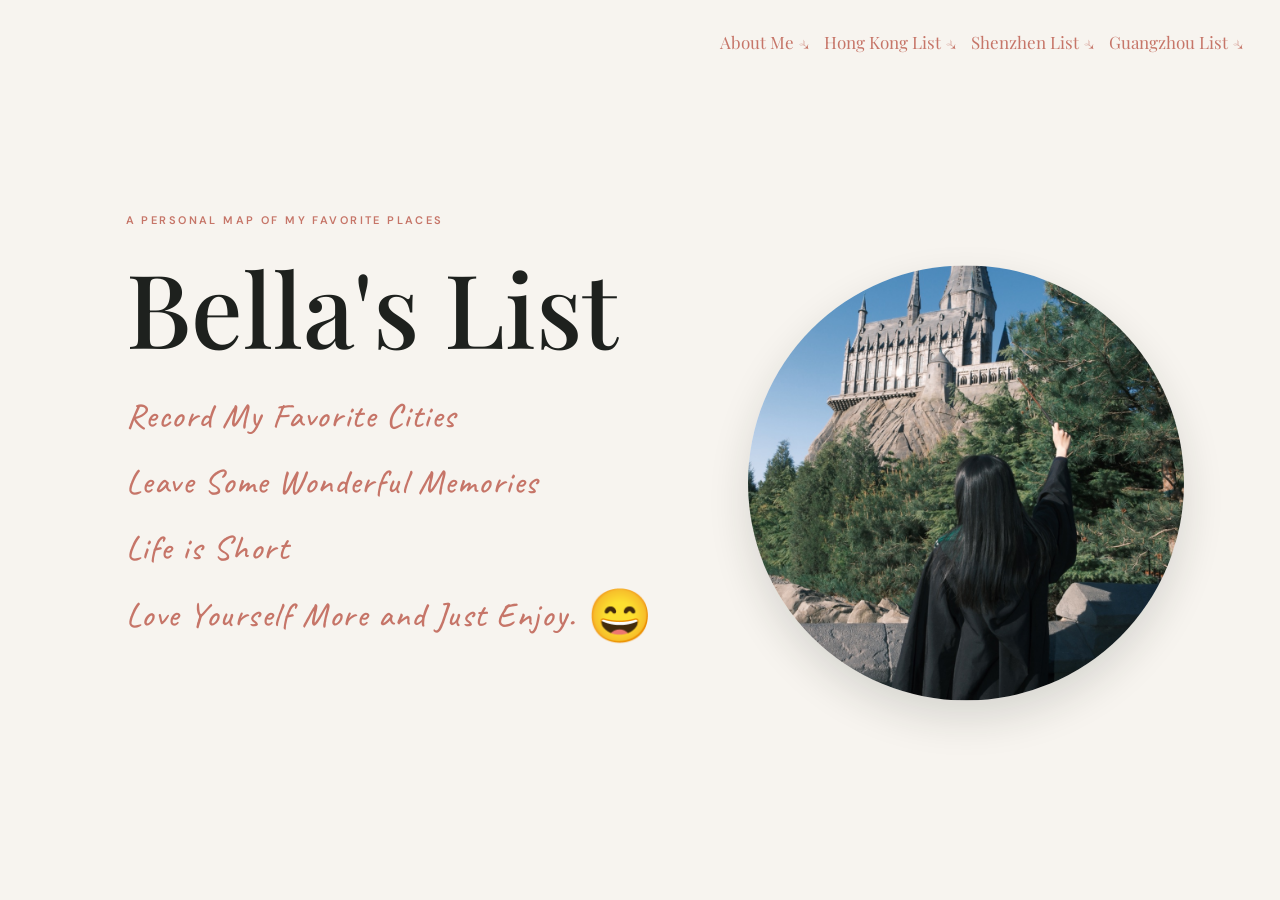
<file: index.html>
<!doctype html>
<html lang="zh-Hant">
  <head>
    <meta charset="UTF-8" />
    <meta name="viewport" content="width=device-width, initial-scale=1.0" />
    <meta name="description" content="Bella's personal collection of places to eat, drink, and be alone in Hong Kong." />
    <title>Bella's List</title>
    <link rel="icon" href="favicon.ico?v=1" sizes="any" />
    <link rel="preconnect" href="https://fonts.googleapis.com" />
    <link rel="preconnect" href="https://fonts.gstatic.com" crossorigin />
    <link href="https://fonts.googleapis.com/css2?family=Caveat:wght@400;500&family=DM+Sans:wght@400;500;600&family=Playfair+Display:wght@500;600&display=swap" rel="stylesheet" />
    <link rel="stylesheet" href="styles.css?v=12" />
  </head>
  <body data-site-page="home">
    <main id="top" class="site-home">
      <nav class="site-nav" aria-label="Main navigation">
        <a href="about.html">About Me</a>
        <a href="hong-kong.html" data-city-nav="hong-kong">Hong Kong List</a>
        <a href="shenzhen.html" data-city-nav="shenzhen">Shenzhen List</a>
        <a href="guangzhou.html" data-city-nav="guangzhou">Guangzhou List</a>
      </nav>
      <section class="site-home-hero" aria-labelledby="page-title">
        <div class="home-hero-copy">
          <p class="home-kicker">A personal Map of my favorite places</p>
          <h1 id="page-title">Bella's List</h1>
          <div class="site-home-marquee" aria-label="Record My Favorite Cities. Leave Some Wonderful Memories.">
            <div class="site-home-marquee-copy">
              <span>Record My Favorite Cities</span>
              <span>Leave Some Wonderful Memories</span>
              <span>Life is Short</span>
              <span class="home-marquee-signoff">Love Yourself More and Just Enjoy.<span class="home-marquee-smile" role="img" aria-label="laughing face">😄</span></span>
            </div>
          </div>
        </div>
        <div class="home-photo-slot">
          <img src="assets/home-personal.jpg" alt="Bella at a castle in Japan" />
        </div>
      </section>
    </main>
    <script type="module" src="personalize.js?v=1"></script>
  </body>
</html>
</file>
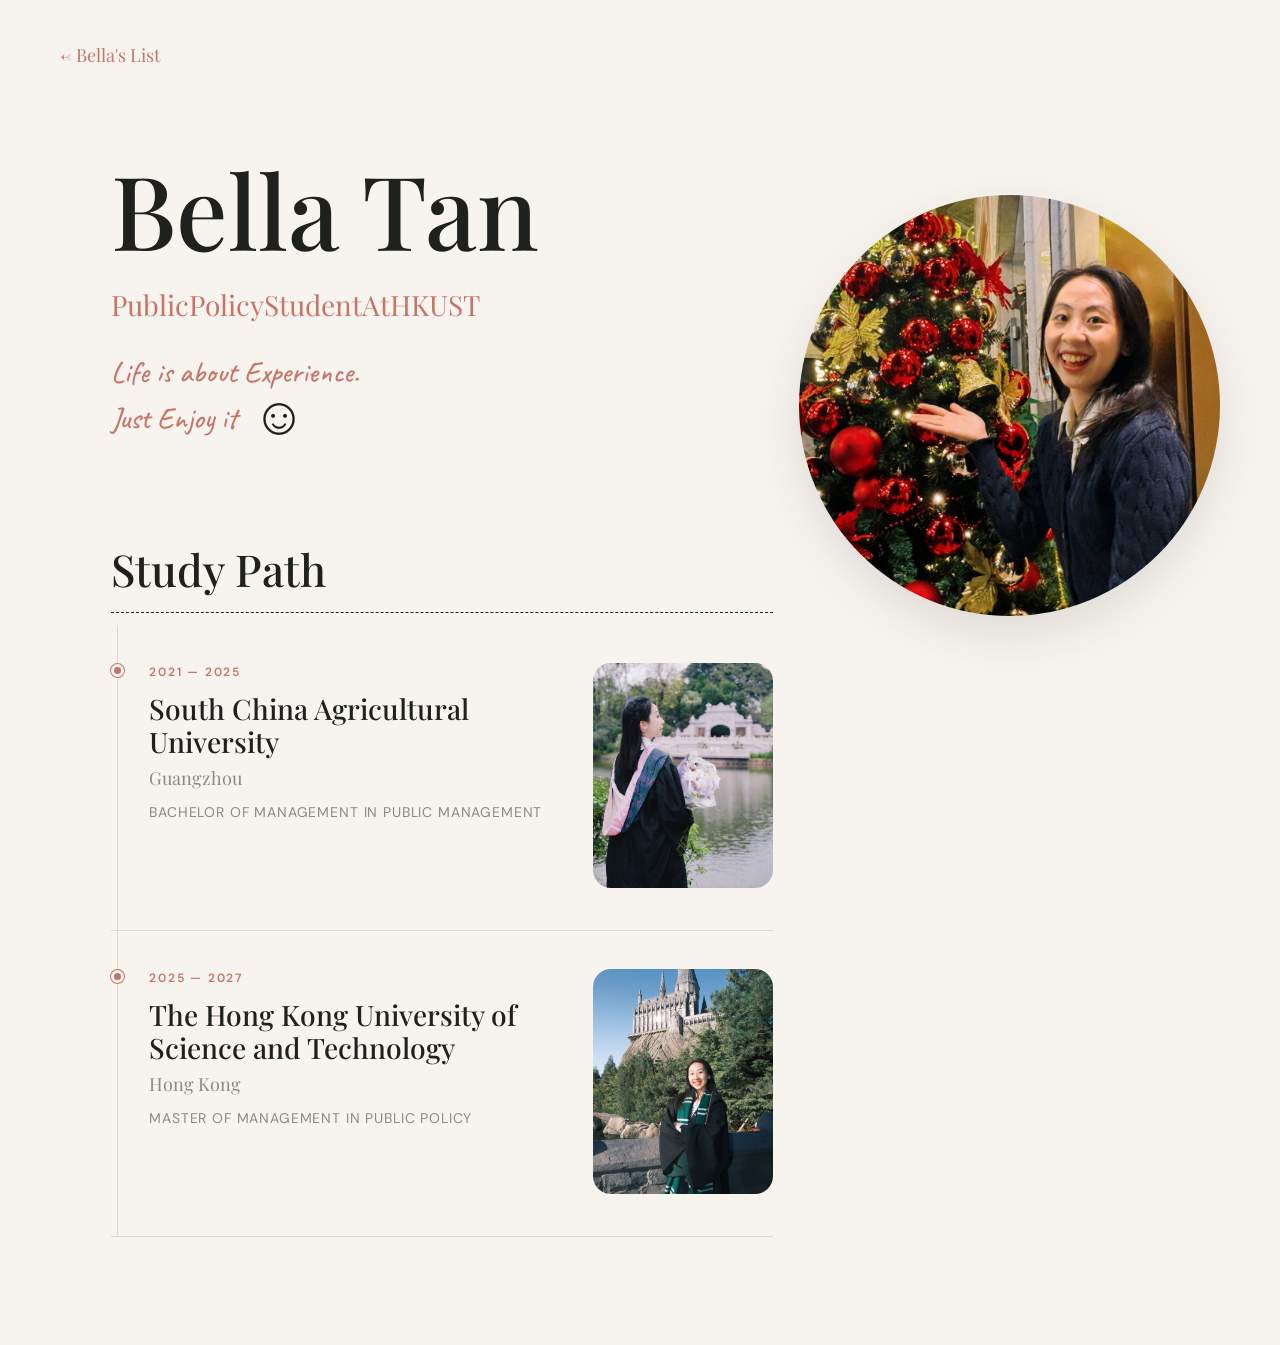
<file: about.html>
<!doctype html>
<html lang="en">
  <head>
    <meta charset="UTF-8" />
    <meta name="viewport" content="width=device-width, initial-scale=1.0" />
    <title>About Me — Bella's List</title>
    <link rel="icon" href="favicon.ico?v=1" sizes="any" />
    <link rel="preconnect" href="https://fonts.googleapis.com" />
    <link rel="preconnect" href="https://fonts.gstatic.com" crossorigin />
    <link href="https://fonts.googleapis.com/css2?family=Caveat:wght@400;500&family=DM+Sans:wght@400;500;600&family=Playfair+Display:wght@500;600&display=swap" rel="stylesheet" />
    <link rel="stylesheet" href="styles.css?v=16" />
  </head>
  <body class="placeholder-page about-page" data-site-page="about">
    <main class="editorial-page">
      <a class="back-link" href="index.html" aria-label="Back to Bella's List">← Bella's List</a>
      <section class="about-layout" aria-labelledby="about-title">
        <div class="about-content">
          <h1 id="about-title">Bella Tan</h1>
          <p class="editorial-lede" aria-label="Public Policy Student At HKUST"><span>Public</span> <span>Policy</span> <span>Student</span> <span>At</span> <span>HKUST</span></p>
          <p class="about-slogan">Life is about Experience.<br />Just Enjoy it <span role="img" aria-label="smiling face">☺</span></p>

          <section class="education" aria-labelledby="education-title">
            <div class="section-heading-row">
              <h2 id="education-title">Study Path</h2>
            </div>
            <div class="education-timeline">
              <article class="education-item">
                <div class="education-marker" aria-hidden="true"></div>
                <div class="education-details">
                  <p class="education-period">2021 — 2025</p>
                  <h3>South China Agricultural University</h3>
                  <p class="education-location">Guangzhou</p>
                  <p class="education-program">Bachelor of Management in Public Management</p>
                </div>
                <img class="education-photo" src="assets/education-hkust.jpg" alt="Bella in traditional dress during her studies at South China Agricultural University" />
              </article>
              <article class="education-item">
                <div class="education-marker" aria-hidden="true"></div>
                <div class="education-details">
                  <p class="education-period">2025 — 2027</p>
                  <h3>The Hong Kong University of Science and Technology</h3>
                  <p class="education-location">Hong Kong</p>
                  <p class="education-program">Master of Management in Public Policy</p>
                </div>
                <img class="education-photo" src="assets/education-scu.jpg" alt="Bella at a castle during her studies at The Hong Kong University of Science and Technology" />
              </article>
            </div>
          </section>

        </div>

        <aside class="about-media" aria-label="Personal photo">
          <img class="portrait-photo" src="assets/about-personal.jpg" alt="Bella beside a decorated Christmas tree" />
        </aside>
      </section>
    </main>
    <script type="module" src="personalize.js?v=1"></script>
  </body>
</html>
</file>
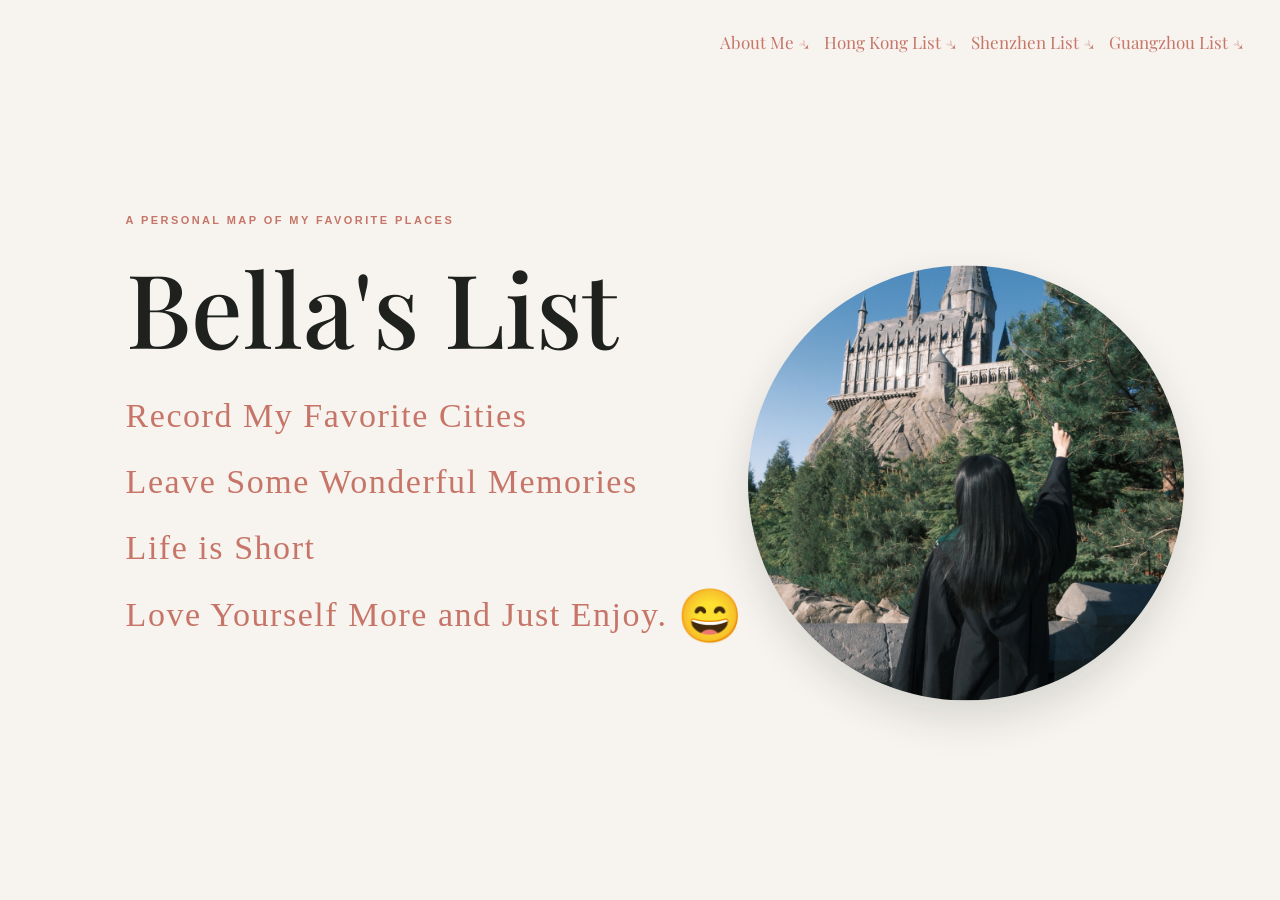
<file: category.html>
<!doctype html>
<html lang="zh-Hant">
  <head>
    <meta charset="UTF-8" />
    <meta name="viewport" content="width=device-width, initial-scale=1.0" />
    <meta name="description" content="Bella 在香港的私人收藏。" />
    <title>Bella's List in Hong Kong</title>
    <link rel="icon" href="favicon.ico?v=1" sizes="any" />
    <link rel="preconnect" href="https://fonts.googleapis.com" />
    <link rel="preconnect" href="https://fonts.gstatic.com" crossorigin />
    <link href="https://fonts.googleapis.com/css2?family=Caveat:wght@400;500&family=DM+Sans:wght@400;500;600&family=Playfair+Display:wght@500;600&display=swap" rel="stylesheet" />
    <link rel="stylesheet" href="styles.css?v=19" />
  </head>
  <body class="category-page">
    <main id="top">
      <a class="category-back-link" href="hong-kong.html" aria-label="Back to Bella's Hong Kong List">← Bella's Hong Kong List</a>
      <p id="local-preview-notice" class="local-preview-notice" hidden></p>
      <div id="collections"></div>
      <script>
        if (window.location.protocol === 'file:') {
          const notice = document.querySelector('#local-preview-notice');
          notice.hidden = false;
          notice.textContent = '请通过本地网页服务器打开此页面，地点卡片才能加载。';
        }
      </script>
      <script type="module" src="app.js?v=18"></script>
    </main>
  </body>
</html>
</file>
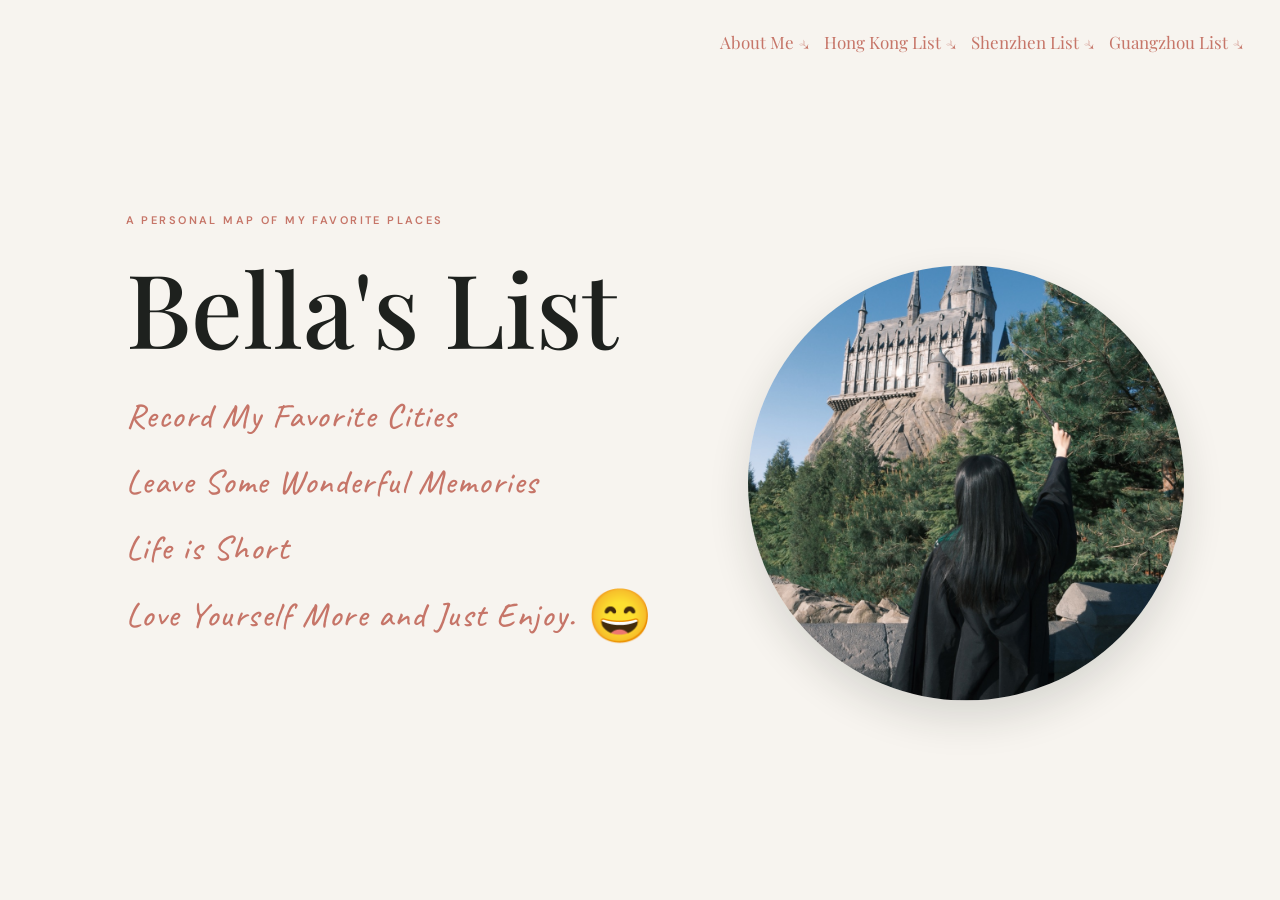
<file: city-category.html>
<!doctype html>
<html lang="en">
  <head>
    <meta charset="UTF-8" />
    <meta name="viewport" content="width=device-width, initial-scale=1.0" />
    <meta name="description" content="Bella's personal city list." />
    <title>Bella's City List</title>
    <link rel="icon" href="favicon.ico?v=1" sizes="any" />
    <link rel="preconnect" href="https://fonts.googleapis.com" />
    <link rel="preconnect" href="https://fonts.gstatic.com" crossorigin />
    <link href="https://fonts.googleapis.com/css2?family=Caveat:wght@400;500&family=DM+Sans:wght@400;500;600&family=Playfair+Display:wght@500;600&display=swap" rel="stylesheet" />
    <link rel="stylesheet" href="styles.css?v=18" />
  </head>
  <body class="category-page city-category-page">
    <main id="top">
      <a class="category-back-link" href="index.html">← Bella's City List</a>
      <p id="local-preview-notice" class="local-preview-notice" hidden></p>
      <div id="collections"></div>
      <script>
        (() => {
          const names = { shenzhen: 'Shenzhen', guangzhou: 'Guangzhou' };
          const cityKey = new URLSearchParams(window.location.search).get('city');
          const cityName = names[cityKey] || 'City';
          const backLink = document.querySelector('.category-back-link');
          backLink.href = names[cityKey] ? `${cityKey}.html` : 'index.html';
          backLink.textContent = `← Bella's ${cityName} List`;
          backLink.setAttribute('aria-label', `Back to Bella's ${cityName} List`);
          if (window.location.protocol === 'file:') {
            const notice = document.querySelector('#local-preview-notice');
            notice.hidden = false;
            notice.textContent = '请通过本地网页服务器打开此页面，地点卡片才能加载。';
          }
        })();
      </script>
      <script type="module" src="city-category.js?v=12"></script>
    </main>
  </body>
</html>
</file>
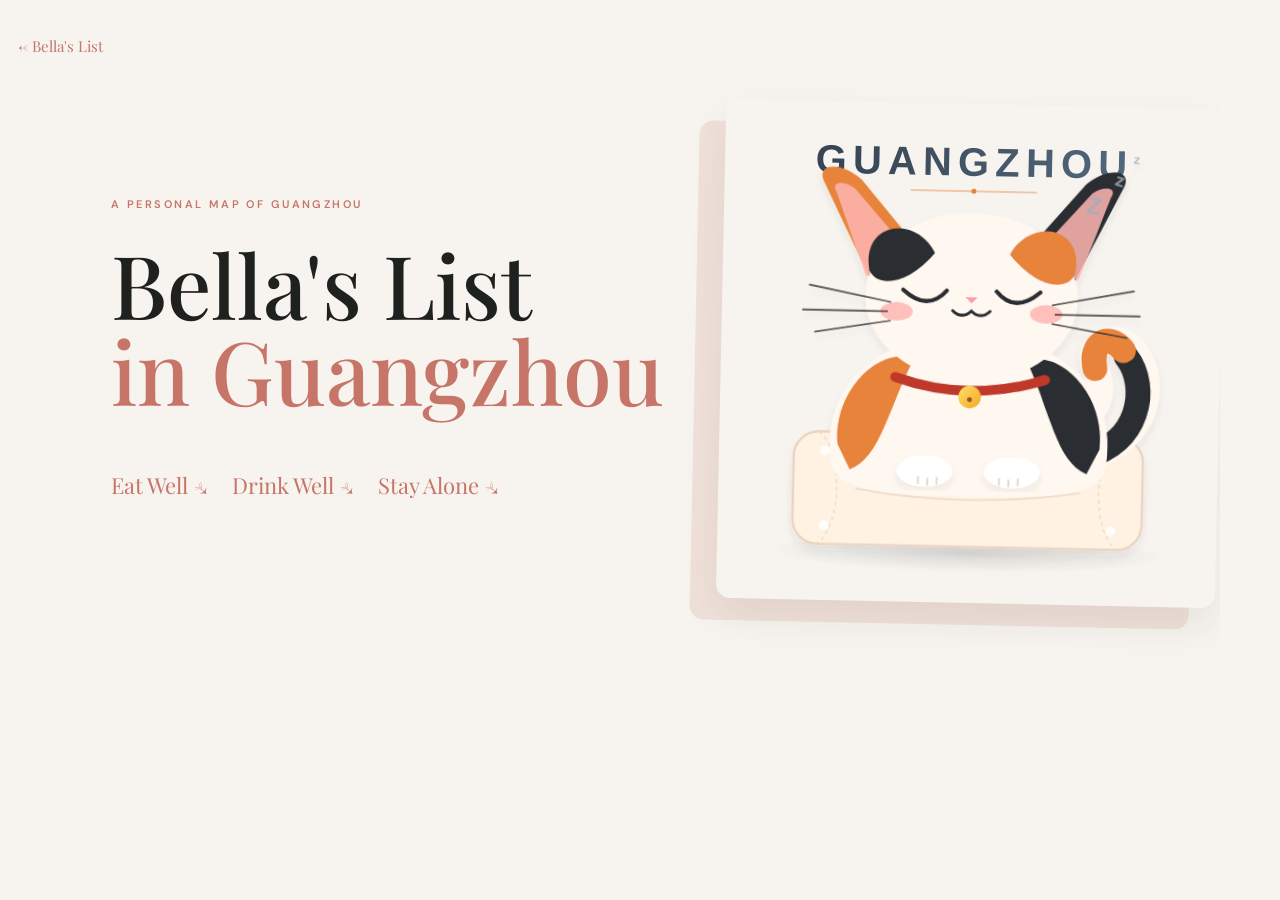
<file: guangzhou.html>
<!doctype html>
<html lang="en">
  <head>
    <meta charset="UTF-8" />
    <meta name="viewport" content="width=device-width, initial-scale=1.0" />
    <meta name="description" content="Bella's personal map of favorite places in Guangzhou." />
    <title>Bella's List in Guangzhou</title>
    <link rel="icon" href="favicon.ico?v=1" sizes="any" />
    <link rel="preconnect" href="https://fonts.googleapis.com" />
    <link rel="preconnect" href="https://fonts.gstatic.com" crossorigin />
    <link href="https://fonts.googleapis.com/css2?family=Caveat:wght@400;500&family=DM+Sans:wght@400;500;600&family=Playfair+Display:wght@500;600&display=swap" rel="stylesheet" />
    <link rel="stylesheet" href="styles.css?v=18" />
  </head>
  <body class="city-list-page" data-city-key="guangzhou">
    <main id="top">
      <a class="list-back-link" href="index.html" aria-label="Back to Bella's List">← Bella's List</a>
      <section class="intro intro-home" aria-labelledby="page-title">
        <div class="home-content">
          <p class="home-kicker">A personal map of Guangzhou</p>
          <h1 id="page-title">Bella's List<br /><em>in Guangzhou</em></h1>
          <nav class="section-links" aria-label="Guangzhou list categories">
            <a href="city-category.html?city=guangzhou&amp;category=food">Eat Well</a>
            <a href="city-category.html?city=guangzhou&amp;category=drinks">Drink Well</a>
            <a href="city-category.html?city=guangzhou&amp;category=alone">Stay Alone</a>
          </nav>
        </div>
        <div class="home-visual city-map-visual city-square-visual">
          <img src="assets/guangzhou-gemini.svg" alt="A cheerful calico cat illustration for Guangzhou" />
        </div>
      </section>

    </main>
    <script type="module" src="city-landing.js?v=1"></script>
  </body>
</html>
</file>
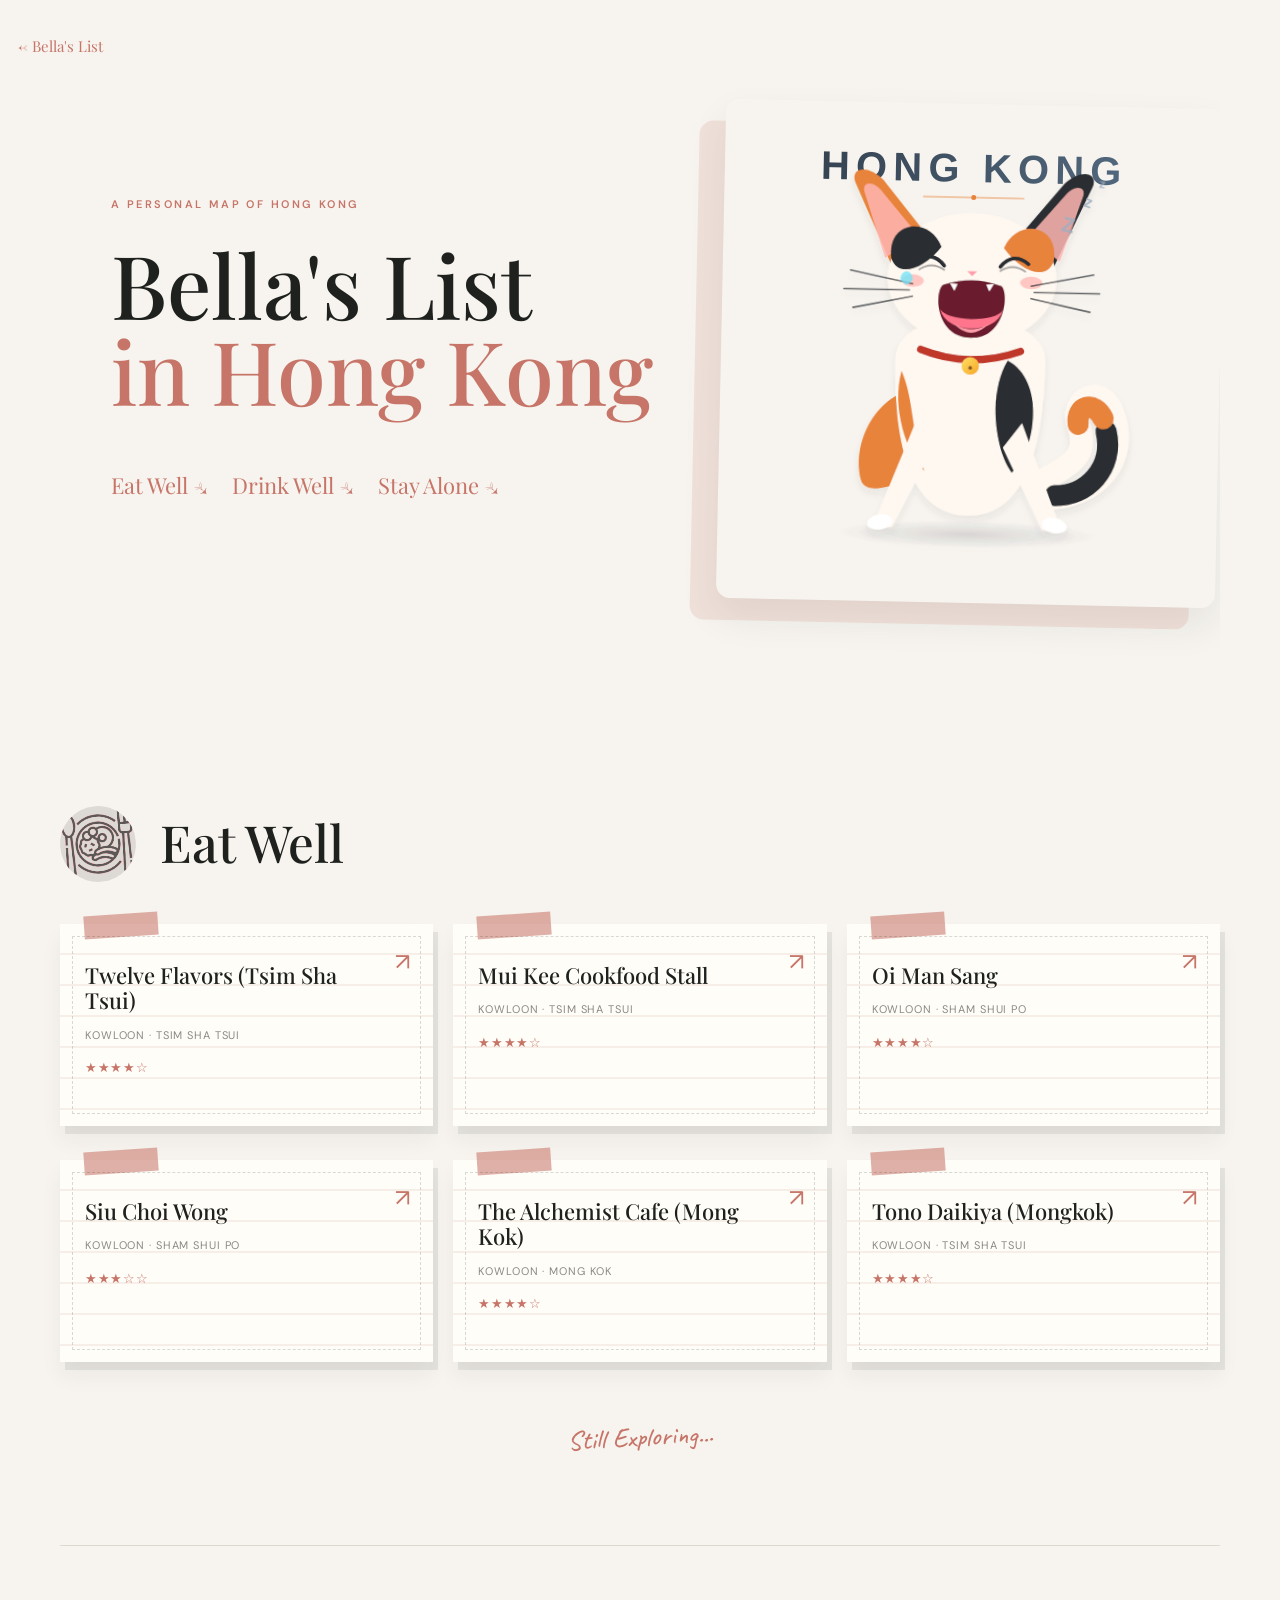
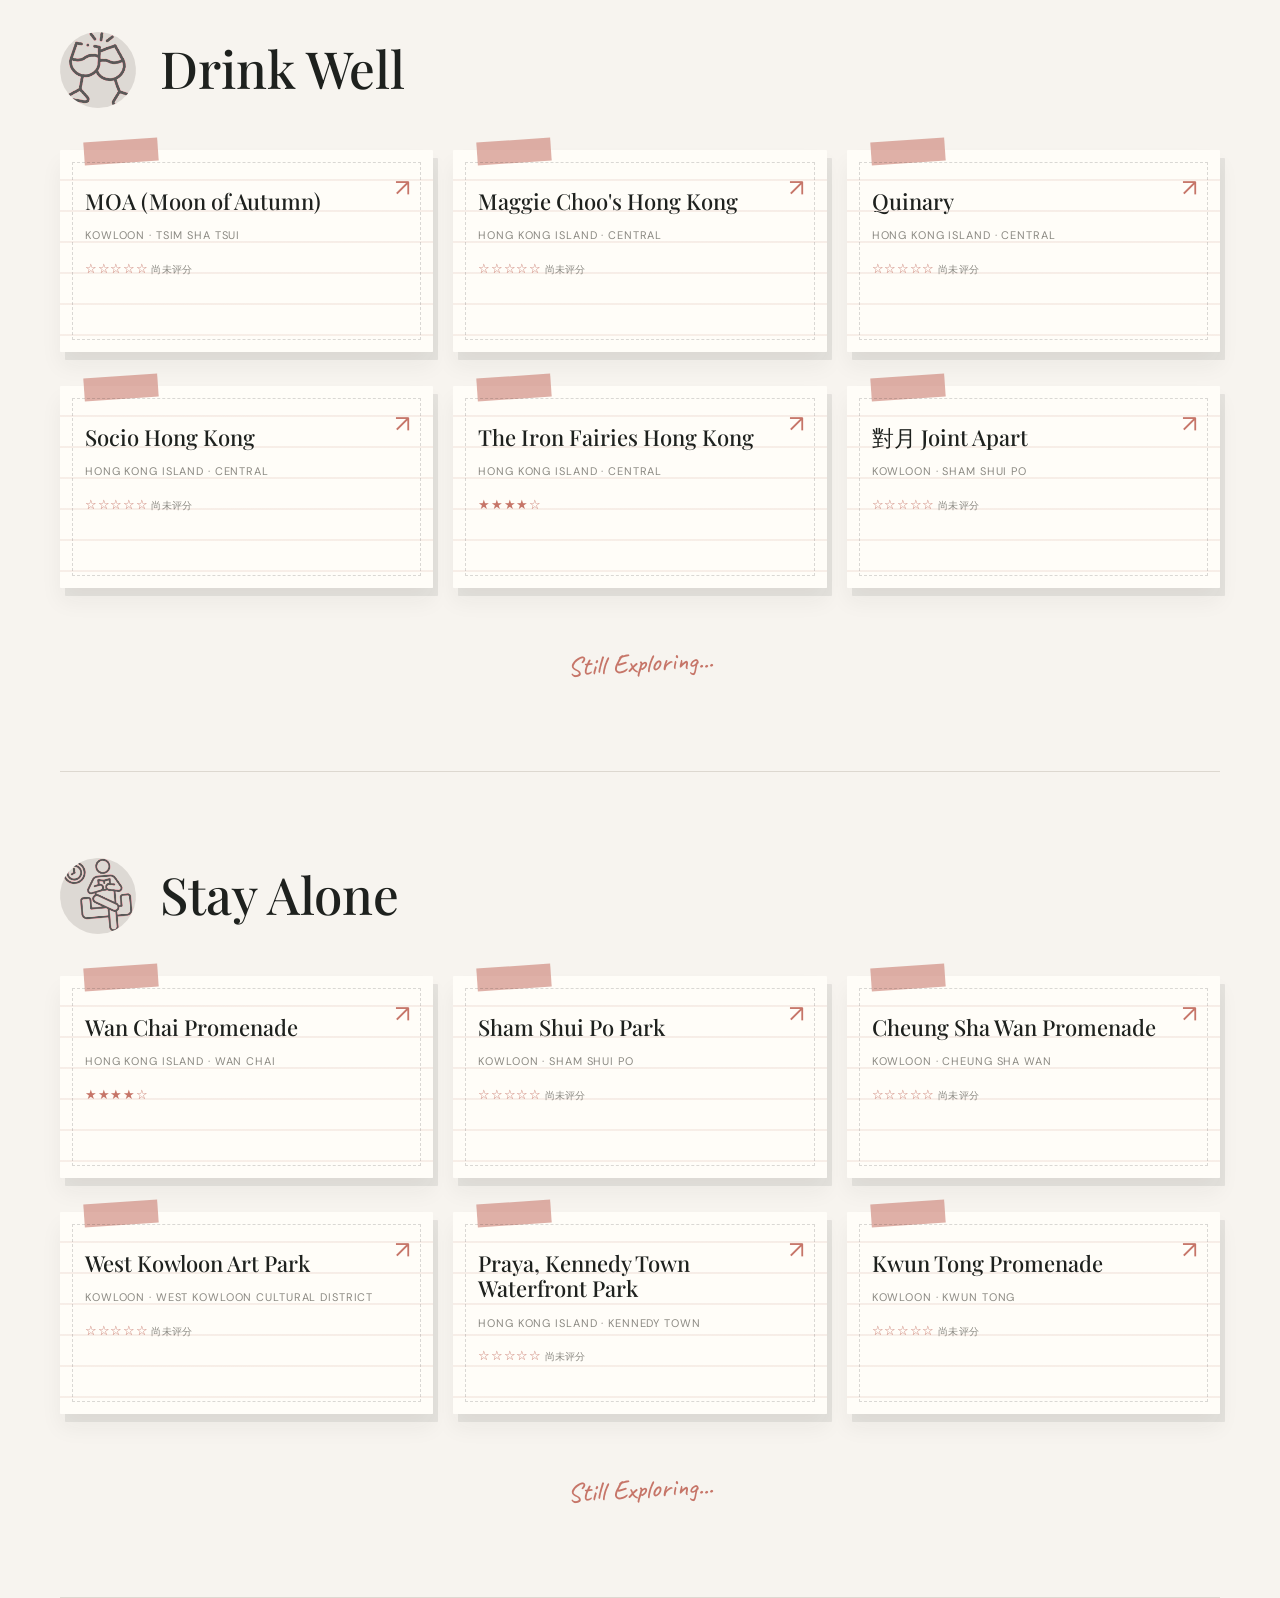
<file: hong-kong.html>
<!doctype html>
<html lang="zh-Hant">
  <head>
    <meta charset="UTF-8" />
    <meta name="viewport" content="width=device-width, initial-scale=1.0" />
    <meta name="description" content="Bella's personal collection of places to eat, drink, and be alone in Hong Kong." />
    <title>Bella's List in Hong Kong</title>
    <link rel="icon" href="favicon.ico?v=1" sizes="any" />
    <link rel="preconnect" href="https://fonts.googleapis.com" />
    <link rel="preconnect" href="https://fonts.gstatic.com" crossorigin />
    <link href="https://fonts.googleapis.com/css2?family=Caveat:wght@400;500&family=DM+Sans:wght@400;500;600&family=Playfair+Display:wght@500;600&display=swap" rel="stylesheet" />
    <link rel="stylesheet" href="styles.css?v=18" />
    <script type="module" src="app.js?v=16"></script>
  </head>
  <body class="city-list-page" data-city-key="hong-kong">
    <main id="top">
      <a class="list-back-link" href="index.html" aria-label="Back to Bella's List">← Bella's List</a>
      <section class="intro intro-home" aria-labelledby="page-title">
        <div class="home-content">
          <p class="home-kicker">A personal map of Hong Kong</p>
          <h1 id="page-title">Bella's List<br /><em>in Hong Kong</em></h1>
          <nav class="section-links" aria-label="Hong Kong list categories">
            <a href="category.html?category=food">Eat Well</a>
            <a href="category.html?category=drinks">Drink Well</a>
            <a href="category.html?category=alone">Stay Alone</a>
          </nav>
        </div>
        <div class="home-visual city-square-visual">
          <img src="assets/hong-kong-gemini.svg" alt="A cheerful calico cat illustration for Hong Kong" />
        </div>
      </section>
      <div id="collections"></div>
    </main>
    <script type="module" src="city-landing.js?v=1"></script>
  </body>
</html>
</file>
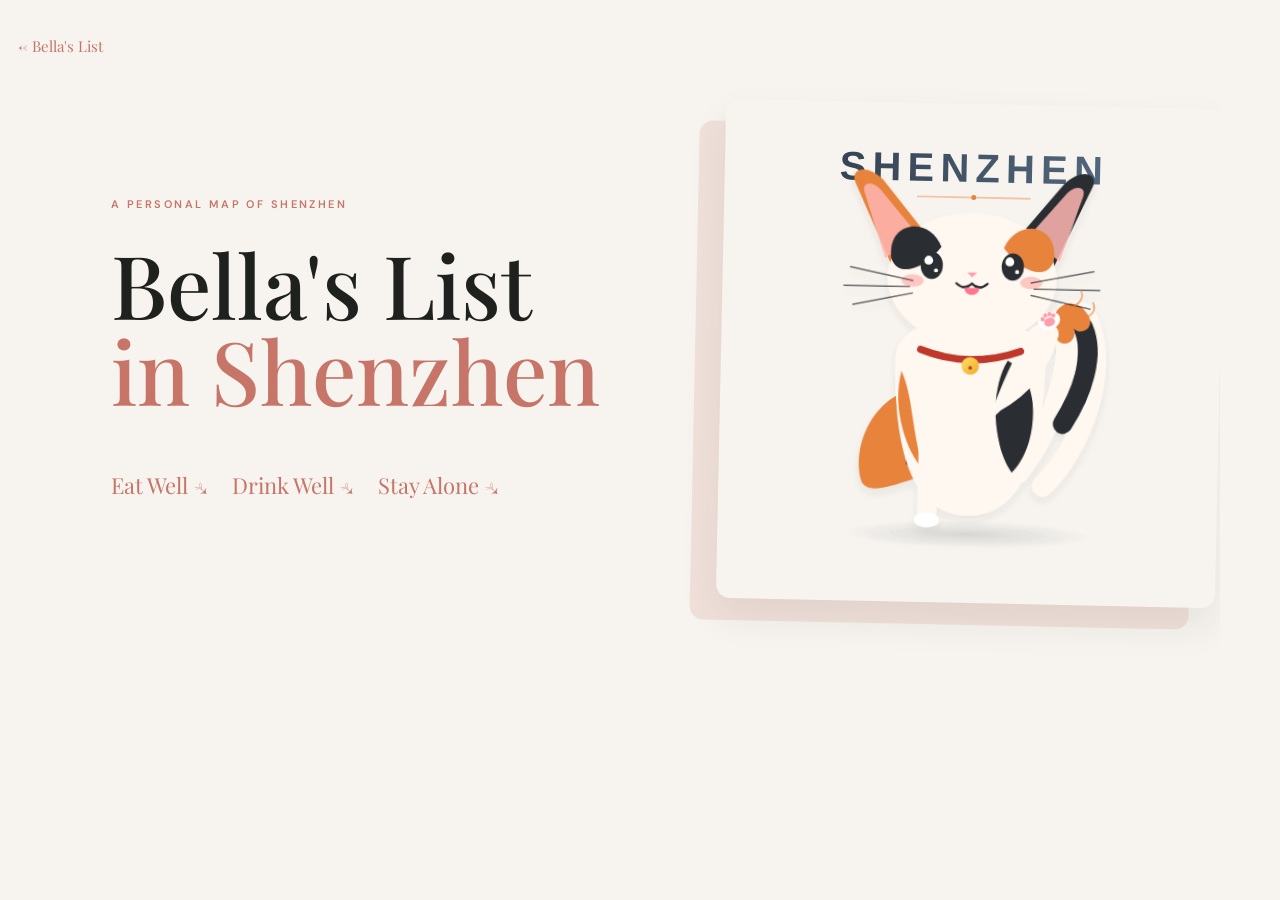
<file: shenzhen.html>
<!doctype html>
<html lang="en">
  <head>
    <meta charset="UTF-8" />
    <meta name="viewport" content="width=device-width, initial-scale=1.0" />
    <meta name="description" content="Bella's personal map of favorite places in Shenzhen." />
    <title>Bella's List in Shenzhen</title>
    <link rel="icon" href="favicon.ico?v=1" sizes="any" />
    <link rel="preconnect" href="https://fonts.googleapis.com" />
    <link rel="preconnect" href="https://fonts.gstatic.com" crossorigin />
    <link href="https://fonts.googleapis.com/css2?family=Caveat:wght@400;500&family=DM+Sans:wght@400;500;600&family=Playfair+Display:wght@500;600&display=swap" rel="stylesheet" />
    <link rel="stylesheet" href="styles.css?v=18" />
  </head>
  <body class="city-list-page" data-city-key="shenzhen">
    <main id="top">
      <a class="list-back-link" href="index.html" aria-label="Back to Bella's List">← Bella's List</a>
      <section class="intro intro-home" aria-labelledby="page-title">
        <div class="home-content">
          <p class="home-kicker">A personal map of Shenzhen</p>
          <h1 id="page-title">Bella's List<br /><em>in Shenzhen</em></h1>
          <nav class="section-links" aria-label="Shenzhen list categories">
            <a href="city-category.html?city=shenzhen&amp;category=food">Eat Well</a>
            <a href="city-category.html?city=shenzhen&amp;category=drinks">Drink Well</a>
            <a href="city-category.html?city=shenzhen&amp;category=alone">Stay Alone</a>
          </nav>
        </div>
        <div class="home-visual city-map-visual city-square-visual">
          <img src="assets/shenzhen-gemini.svg" alt="A cheerful calico cat illustration for Shenzhen" />
        </div>
      </section>

    </main>
    <script type="module" src="city-landing.js?v=1"></script>
  </body>
</html>
</file>
<file: styles.css>
:root {
  --paper: #f7f4ef;
  --ink: #1e211e;
  --muted: #8b8982;
  --line: #ddd8d0;
  --accent: #c67568;
  --serif: 'Playfair Display', Georgia, serif;
  --sans: 'DM Sans', -apple-system, BlinkMacSystemFont, 'Segoe UI', sans-serif;
  --handwriting: 'Caveat', 'Comic Sans MS', cursive;
}

* { box-sizing: border-box; }
html { scroll-behavior: smooth; }
body {
  margin: 0;
  color: var(--ink);
  background: var(--paper);
  font-family: var(--sans);
  font-size: 15px;
  line-height: 1.5;
  overflow-x: hidden;
}

a { color: inherit; }
.site-home { width: min(1320px, calc(100% - 72px)); min-height: 100vh; margin-inline: auto; }
.site-nav { display: flex; justify-content: flex-end; flex-wrap: wrap; gap: 10px 14px; min-height: 85px; align-items: center; padding: 0; }
.site-nav a { position: relative; padding: 8px 0; color: var(--accent); font-family: var(--serif); font-size: 17px; text-decoration: none; transition: color .3s ease, transform .3s ease; }
.site-nav a::after { content: ' ↘'; color: var(--accent); }
.site-nav a::before { position: absolute; right: 0; bottom: 3px; left: 0; height: 1px; background: currentColor; content: ''; transform: scaleX(0); transform-origin: right; transition: transform .35s cubic-bezier(.2,.75,.25,1); }
.site-nav a:hover, .site-nav a:focus-visible { color: var(--ink); transform: translateX(6px); }
.site-nav a:hover::before, .site-nav a:focus-visible::before { transform: scaleX(1); transform-origin: left; }
.site-nav a:active { animation: nav-bounce .35s cubic-bezier(.2,.75,.25,1); }
.list-back-link { position: absolute; top: 35px; left: max(18px, calc((100vw - 1320px) / 2)); z-index: 3; color: var(--accent); font-family: var(--serif); font-size: 15px; line-height: 1.5; text-decoration: none; transition: color .3s ease, transform .3s ease; }
.list-back-link:hover, .list-back-link:focus-visible { color: var(--ink); transform: translateX(-5px); }
.site-home-hero { display: flex; min-height: calc(100vh - 105px); flex-direction: column; justify-content: center; padding: 0 0 12vh 7vw; }
.site-home-hero { position: relative; overflow: hidden; }
.home-hero-copy { position: relative; z-index: 1; width: min(58%, 760px); }
.site-home-marquee { width: min(100%, 620px); color: var(--accent); font-family: var(--handwriting); font-size: clamp(23px, 2.7vw, 34px); font-weight: 500; line-height: 1.8; letter-spacing: .045em; }
.site-home-marquee-copy { display: flex; flex-direction: column; align-items: flex-start; gap: 5px; }
.site-home-marquee-copy span { display: block; }
.home-marquee-smile { display: inline-block !important; margin-left: 10px; font-family: var(--sans); font-size: 1.55em; line-height: 1; vertical-align: -0.15em; }
.home-photo-slot { position: absolute; top: 50%; right: 5%; width: clamp(300px, 34vw, 450px); aspect-ratio: 1; overflow: hidden; border-radius: 50%; box-shadow: 0 18px 42px rgba(30, 33, 30, .14); transform: translateY(-50%); }
.home-photo-slot img { display: block; width: 100%; height: 100%; object-fit: cover; object-position: center; }
.site-home-hero h1 { margin-bottom: 28px; font-size: clamp(60px, 8vw, 112px); white-space: nowrap; }
.site-home-note { color: var(--accent); font-family: var(--handwriting); font-size: 27px; line-height: 1.12; transform: rotate(-3deg); }
.placeholder-page { min-height: 100vh; }
.placeholder-content { width: min(1160px, calc(100% - 64px)); margin-inline: auto; padding-top: 70px; }
.placeholder-content .home-kicker { margin-top: 17vh; }
.placeholder-content h1 { margin-bottom: 16px; }
.placeholder-content > p:last-child { color: var(--muted); font-family: var(--handwriting); font-size: 28px; }
.editorial-page { width: min(1160px, calc(100% - 64px)); min-height: 100vh; margin-inline: auto; }
.inner-nav { justify-content: flex-end; border-bottom: 1px solid var(--line); }
.editorial-page > .back-link { margin-top: 42px; }
.editorial-copy, .city-intro { max-width: 720px; padding: 13vh 0 12vh 8vw; }
.about-layout { display: grid; grid-template-columns: minmax(0, 1fr) minmax(350px, 38%); gap: clamp(16px, 2vw, 28px); padding: 10vh 0 12vh 4vw; }
.about-content { min-width: 0; }
.about-content h1 { margin-bottom: 28px; }
.about-content > h1 { font-size: clamp(64px, 8vw, 104px); }
.about-slogan { margin: 5px 0 0; color: var(--accent); font-family: var(--handwriting); font-size: 30px; font-style: normal; font-weight: 500; line-height: 1.5; }
.about-slogan span { display: inline-block; margin-left: 8px; color: var(--ink); font-family: var(--sans); font-size: 1.75em; line-height: .8; vertical-align: -0.12em; }
.about-media { display: flex; flex-direction: column; gap: 24px; padding-top: 4vh; }
.media-slot { position: relative; display: flex; min-height: 190px; flex-direction: column; align-items: center; justify-content: center; gap: 6px; overflow: hidden; border: 1px dashed rgba(198, 117, 104, .65); background: linear-gradient(135deg, rgba(255, 253, 248, .72), rgba(221, 216, 208, .34)); color: var(--accent); text-align: center; }
.media-slot::before, .media-slot::after { position: absolute; width: 42px; height: 1px; background: rgba(198, 117, 104, .42); content: ''; }
.media-slot::before { transform: rotate(45deg); }
.media-slot::after { transform: rotate(-45deg); }
.media-slot span, .media-slot small { position: relative; z-index: 1; background: var(--paper); padding-inline: 8px; }
.media-slot span { font-family: var(--serif); font-size: 20px; }
.media-slot small { color: var(--muted); font-size: 11px; letter-spacing: .04em; }
.portrait-photo { display: block; width: min(100%, 440px); height: auto; aspect-ratio: 1; min-height: 0; object-fit: cover; object-position: center; border: 0; border-radius: 50%; box-shadow: 0 18px 46px rgba(49, 43, 37, .12); }
.video-slot { min-height: 175px; border-radius: 4px; transform: rotate(-1.2deg); }
.education { width: 100%; margin: 104px auto 0; }
.section-heading-row { display: flex; flex-direction: column; align-items: flex-start; justify-content: center; gap: 8px; padding-bottom: 19px; border-bottom: 1px dashed var(--ink); text-align: left; }
.section-heading-row .home-kicker { margin-bottom: 0; }
.section-heading-row h2 { margin: 0; font-size: clamp(34px, 3.5vw, 44px); animation: education-bounce 1.8s ease-in-out infinite; }
.education-timeline { position: relative; padding-top: 12px; }
.education-timeline::before { position: absolute; top: 12px; bottom: 0; left: 6px; width: 1px; background: var(--line); content: ''; }
.education-item { position: relative; display: grid; grid-template-columns: minmax(0, 1fr) 180px; gap: 34px; padding: 38px 0 42px 38px; border-bottom: 1px solid var(--line); text-align: left; }
.education-marker { position: absolute; top: 39px; left: 0; width: 13px; height: 13px; border: 3px solid var(--paper); border-radius: 50%; background: var(--accent); box-shadow: 0 0 0 1px var(--accent); }
.education-period { margin-bottom: 11px; color: var(--accent); font-size: 12px; font-weight: 600; letter-spacing: .15em; }
.education-details h3 { margin-bottom: 7px; font-family: var(--serif); font-size: clamp(25px, 2.2vw, 29px); font-weight: 500; line-height: 1.18; }
.education-location { margin-bottom: 10px; color: var(--muted); font-family: var(--serif); font-size: 18px; }
.education-program { margin-bottom: 14px; color: var(--muted); font-size: 14px; line-height: 1.5; letter-spacing: .06em; text-transform: uppercase; }
.copy-placeholder { color: var(--muted); font-family: var(--serif); font-size: 17px; line-height: 1.45; }
.education-details .copy-placeholder { margin-bottom: 0; }
.education-photo { display: block; width: 100%; height: auto; min-height: 0; max-height: 260px; aspect-ratio: 4 / 5; object-fit: cover; object-position: center; border: 0; border-radius: 18px; }
@keyframes education-bounce { 0%, 100% { transform: translateY(0); } 45% { transform: translateY(-5px); } 65% { transform: translateY(0); } 82% { transform: translateY(-2px); } }
@media (prefers-reduced-motion: reduce) { .section-heading-row h2 { animation: none; } }
@media (max-width: 900px) and (min-width: 761px) {
  .about-layout { grid-template-columns: minmax(0, 1fr) minmax(280px, 38%); gap: 16px; }
  .home-hero-copy { width: 50%; }
  .home-photo-slot { width: clamp(220px, 30vw, 270px); }
}
.editorial-copy h1, .city-intro h1 { margin-bottom: 28px; }
.editorial-lede { max-width: 600px; margin-bottom: 28px; color: var(--accent); font-family: var(--serif); font-size: 28px; line-height: 1.25; }
.editorial-lede span { display: inline-block; opacity: 0; transform: translateY(12px); animation: lede-word-arrive .55s cubic-bezier(.2,.75,.25,1) forwards; }
.editorial-lede span:nth-child(2) { animation-delay: .12s; }
.editorial-lede span:nth-child(3) { animation-delay: .24s; }
.editorial-lede span:nth-child(4) { animation-delay: .36s; }
.editorial-lede span:nth-child(5) { animation-delay: .48s; }
@keyframes lede-word-arrive { to { opacity: 1; transform: translateY(0); } }
@media (prefers-reduced-motion: reduce) { .editorial-lede span { opacity: 1; transform: none; animation: none; } }
.editorial-copy > p:not(.home-kicker):not(.editorial-lede) { max-width: 590px; color: var(--muted); font-family: var(--serif); font-size: 20px; line-height: 1.55; }
.editorial-signoff { display: flex; flex-direction: column; gap: 0; margin-top: 45px; color: var(--muted); font-family: var(--handwriting); font-size: 23px; transform: rotate(-3deg); }
.editorial-signoff strong { color: var(--accent); font-size: 36px; font-weight: 500; line-height: 1; }
.city-intro { padding-top: 18vh; }
.city-status { display: flex; align-items: center; gap: 10px; margin: 34px 0 35px; color: var(--muted); font-size: 13px; letter-spacing: .06em; }
.status-dot { width: 8px; height: 8px; border-radius: 50%; background: var(--accent); box-shadow: 0 0 0 5px rgba(198, 117, 104, .15); }
.text-link { color: var(--accent); font-family: var(--serif); font-size: 20px; text-decoration: none; transition: color .3s ease, transform .3s ease; }
.text-link:hover, .text-link:focus-visible { color: var(--ink); transform: translateX(6px); }
.site-header, main, .site-footer { width: min(1160px, calc(100% - 64px)); margin-inline: auto; }
.site-header {
  display: flex;
  align-items: center;
  justify-content: space-between;
  padding: 28px 0;
  border-bottom: 1px solid var(--line);
}
.wordmark { font-size: 14px; font-weight: 600; text-decoration: none; letter-spacing: .01em; }
.issue-label, .eyebrow, .nav-label, .collection-number { color: var(--muted); font-size: 11px; letter-spacing: .12em; text-transform: uppercase; }

.intro { padding: 108px 0 102px; max-width: 700px; }
.intro-home { min-height: 720px; display: grid; grid-template-columns: minmax(0, 1fr) minmax(330px, 43%); align-items: center; gap: clamp(28px, 5vw, 78px); width: 100%; max-width: none; padding: 72px 0 86px; position: relative; isolation: isolate; overflow: hidden; }
.home-content { position: relative; z-index: 1; width: min(100%, 640px); max-width: 640px; padding-left: clamp(18px, 4vw, 68px); }
.home-kicker { margin: 0 0 28px; color: var(--accent); font-size: 11px; font-weight: 600; letter-spacing: .22em; text-transform: uppercase; }
.intro-home .section-links { margin-top: 48px; gap: 10px 24px; }
.home-visual { position: relative; z-index: 0; width: 100%; max-width: 560px; aspect-ratio: .82; justify-self: end; overflow: hidden; background: var(--accent); border: 0; border-radius: 48% 8% 8% 46% / 8% 8% 9% 9%; box-shadow: -26px 22px 0 rgba(198, 117, 104, .16), 0 18px 38px rgba(30, 33, 30, .08); animation: visual-drift 8s ease-in-out infinite alternate; transform: rotate(1.2deg); }
.home-visual::before { position: absolute; z-index: 2; top: -20%; left: -55%; width: 32%; height: 145%; background: rgba(255, 255, 255, .32); content: ''; filter: blur(14px); mix-blend-mode: screen; transform: rotate(18deg); animation: collage-shimmer 6s ease-in-out infinite; pointer-events: none; }
.home-visual::after { position: absolute; inset: 0; background: linear-gradient(135deg, rgba(198, 117, 104, .34), rgba(198, 117, 104, .04) 48%, rgba(30, 33, 30, .18)); content: ''; mix-blend-mode: multiply; pointer-events: none; }
.home-visual img { width: 100%; height: 100%; display: block; object-fit: cover; object-position: center; filter: saturate(1.06) contrast(1.02); transform: scale(1.04); transition: transform .8s cubic-bezier(.2,.75,.25,1), filter .5s ease; animation: collage-pulse 7s ease-in-out infinite alternate; }
.home-visual:hover { box-shadow: -32px 26px 0 rgba(198, 117, 104, .2), 0 22px 44px rgba(30, 33, 30, .1); }
.home-visual:hover img { filter: saturate(1.16) contrast(1.04); transform: scale(1.09) rotate(1deg); }
.city-map-visual { background-color: #e8e2d8; }
.home-visual.hk-watercolor-visual { width: min(100%, 450px); max-width: 450px; aspect-ratio: 717 / 1280; }
.hk-watercolor-visual img { object-position: center; }
.home-visual.city-square-visual { width: min(100%, 500px); max-width: 500px; aspect-ratio: 1; border-radius: 14px; background-color: transparent; animation: city-art-sway 4.8s ease-in-out infinite alternate; transform-origin: center; }
.city-square-visual::before, .city-square-visual::after { content: none; }
.city-square-visual img, .city-square-visual:hover img { object-fit: contain; filter: none; transform: none; animation: none; }
.city-map-visual > span { position: relative; z-index: 3; }
.city-map-name { color: var(--ink); font-family: var(--serif); font-size: clamp(35px, 4vw, 54px); }
.city-map-caption { color: var(--muted); font-size: 11px; letter-spacing: .16em; text-transform: uppercase; }
.city-empty-card { grid-column: 1 / -1; display: flex; min-height: 180px; flex-direction: column; align-items: center; justify-content: center; gap: 12px; padding: 30px; border: 1px dashed rgba(198, 117, 104, .48); background: repeating-linear-gradient(to bottom, rgba(255, 253, 248, .78) 0, rgba(255, 253, 248, .78) 32px, rgba(198, 117, 104, .1) 33px, rgba(255, 253, 248, .78) 34px); text-align: center; }
.city-empty-card > span { color: var(--accent); font-size: 10px; font-weight: 600; letter-spacing: .16em; text-transform: uppercase; }
.city-empty-card p { margin: 0; color: var(--muted); font-family: var(--serif); font-size: 21px; }
.city-label { margin-bottom: 30px; color: var(--accent); font-size: 11px; letter-spacing: .3em; }
.eyebrow { margin: 0 0 22px; }
h1, h2, h3, p { margin-top: 0; }
h1 { margin-bottom: 22px; font-family: var(--serif); font-size: clamp(52px, 7vw, 88px); font-weight: 500; letter-spacing: 0; line-height: .98; text-wrap: balance; }
h1 { transition: transform .5s cubic-bezier(.2,.75,.25,1), letter-spacing .5s ease; }
h1:hover { transform: translateX(7px); letter-spacing: .012em; }
h1 em { display: inline-block; color: var(--accent); font-style: normal; white-space: nowrap; transition: color .45s ease, transform .5s cubic-bezier(.2,.75,.25,1); }
h1:hover em { color: var(--ink); transform: translateX(14px); }
.intro-copy { color: var(--muted); font-family: var(--serif); font-size: 24px; line-height: 1.35; }
.stats { display: flex; gap: 44px; margin: 43px 0 38px; }
.stats div { display: flex; flex-direction: column; gap: 2px; }
.stats strong { color: var(--ink); font-family: var(--serif); font-size: 34px; font-weight: 500; line-height: 1; }
.stats span { color: var(--muted); font-size: 9px; letter-spacing: .14em; }

.section-nav { display: grid; grid-template-columns: 1fr 3fr; gap: 32px; padding: 17px 0; border-top: 1px solid var(--ink); border-bottom: 1px solid var(--line); }
.nav-label { padding-top: 3px; }
.section-links { display: flex; flex-wrap: wrap; gap: 8px 26px; }
.section-links { display: flex; flex-wrap: wrap; gap: 10px 12px; }
.section-links a { position: relative; padding: 8px 0; color: var(--accent); border: 0; font-family: var(--serif); font-size: 22px; text-decoration: none; transition: color .35s ease, transform .35s cubic-bezier(.2,.75,.25,1); }
.section-links a::after { content: ' ↘'; color: var(--accent); }
.section-links a::before { position: absolute; right: 0; bottom: 3px; left: 0; height: 1px; background: currentColor; content: ''; transform: scaleX(0); transform-origin: right; transition: transform .35s cubic-bezier(.2,.75,.25,1); }
.section-links a:hover, .section-links a:focus-visible { color: var(--ink); transform: translateX(8px); }
.section-links a:hover::before, .section-links a:focus-visible::before { transform: scaleX(1); transform-origin: left; }

.collection { padding: 86px 0 94px; border-bottom: 1px solid var(--line); scroll-margin-top: 30px; }
.collection-heading { display: grid; grid-template-columns: 1fr; gap: 32px; margin-bottom: 42px; }
.collection-number { margin: 8px 0 0; }
h2 { margin-bottom: 3px; font-family: var(--serif); font-size: clamp(34px, 4vw, 58px); font-weight: 500; line-height: 1.08; }
.collection-english, .collection-intro { display: none; }
.place-grid { display: grid; grid-template-columns: repeat(3, 1fr); gap: 34px 20px; }
.place-tag { position: relative; display: block; min-height: 202px; padding: 39px 25px 25px; border: 0; border-radius: 1px; background: repeating-linear-gradient(to bottom, #fffdf8 0, #fffdf8 29px, rgba(198, 117, 104, .18) 30px, #fffdf8 31px); box-shadow: 5px 8px 0 rgba(30, 33, 30, .08), 0 14px 22px rgba(30, 33, 30, .05); text-decoration: none; transform: rotate(var(--tag-rotation, 0deg)); transition: background-color .35s ease, transform .45s cubic-bezier(.2,.75,.25,1), box-shadow .45s ease; }
.place-tag::before { position: absolute; top: -10px; left: 24px; width: 74px; height: 23px; background: rgba(198, 117, 104, .56); content: ''; transform: rotate(-4deg); transition: transform .35s ease, background-color .35s ease; }
.place-tag::after { position: absolute; inset: 12px; border: 1px dashed rgba(30, 33, 30, .16); content: ''; pointer-events: none; }
.place-tag:nth-child(3n + 1) { --tag-rotation: -1.2deg; }
.place-tag:nth-child(3n + 2) { --tag-rotation: .8deg; }
.place-tag:nth-child(3n) { --tag-rotation: -0.35deg; }
.place-tag:hover { box-shadow: 10px 15px 0 rgba(198, 117, 104, .18), 0 20px 30px rgba(30, 33, 30, .1); transform: translateY(-12px) rotate(0deg) scale(1.015); }
.place-tag:hover::before { background: var(--accent); transform: rotate(3deg) translateY(-2px); }
.place-tag:focus-visible, .section-links a:focus-visible { outline: 2px solid var(--accent); outline-offset: 4px; }
.place-tag h3 { position: relative; z-index: 1; max-width: 88%; margin-bottom: 13px; font-family: var(--serif); font-size: 22px; font-weight: 500; line-height: 1.15; }
.place-title-secondary { position: relative; z-index: 1; margin: -7px 0 12px; color: var(--muted); font-family: var(--sans); font-size: 11px; letter-spacing: .04em; }
.place-area { position: relative; z-index: 1; margin-bottom: 0; color: var(--muted); font-size: 11px; letter-spacing: .08em; text-transform: uppercase; }
.place-rating { position: relative; z-index: 1; margin: 18px 0 0; color: var(--accent); font-size: 13px; line-height: 1; }
.place-rating span { letter-spacing: .05em; }
.place-rating small { color: var(--muted); font-family: var(--sans); font-size: 10px; letter-spacing: .02em; }
.place-note { position: absolute; right: 25px; bottom: 20px; max-width: calc(100% - 50px); margin: 0; color: var(--accent); font-family: var(--handwriting); font-size: 21px; font-style: italic; font-weight: 500; line-height: 1.05; letter-spacing: .01em; transform: rotate(-2deg); }
.exploring { margin: 62px 0 0; color: var(--accent); font-family: 'Caveat', 'Comic Sans MS', cursive !important; font-size: 27px; font-style: normal; font-weight: 500; line-height: 1; text-align: center; transform: rotate(-3deg); }
.place-arrow { position: absolute; z-index: 1; top: 20px; right: 23px; color: var(--accent); font-size: 24px; transition: transform .35s ease; }
.place-tag:hover .place-arrow { transform: translate(4px, -4px); }
.back-link { display: inline-block; margin-top: 34px; color: var(--accent); font-family: var(--serif); font-size: 18px; text-decoration: none; }
.back-link:hover, .back-link:focus-visible { color: var(--ink); }
.category-back-link { display: inline-block; margin: 32px 0 0; color: var(--accent); font-family: var(--serif); font-size: 17px; text-decoration: none; transition: color .3s ease, transform .3s ease; }
.category-back-link:hover, .category-back-link:focus-visible { color: var(--ink); transform: translateX(-5px); }
.local-preview-notice { margin: 34px 0 0; color: var(--accent); font-family: var(--serif); font-size: 18px; }
.category-back-link:focus-visible { outline: 2px solid var(--accent); outline-offset: 4px; }
.category-page .collection { padding-top: 55px; }
.category-page .collection-heading { grid-template-columns: 1fr; }
.category-heading-content { display: flex; align-items: center; gap: 24px; }
.category-icon { width: 76px; height: 76px; flex: 0 0 auto; object-fit: cover; border-radius: 50%; mix-blend-mode: multiply; filter: sepia(.78) saturate(2.1) hue-rotate(305deg) brightness(.92) contrast(.78); opacity: .72; transform: rotate(-5deg); transition: transform .5s cubic-bezier(.2,.75,.25,1), filter .35s ease; }
.category-heading-content:hover .category-icon { transform: rotate(5deg) translateY(-5px) scale(1.06); filter: sepia(.9) saturate(2.7) hue-rotate(305deg) brightness(.84) contrast(.82); }

.reveal-on-scroll { opacity: 0; transform: translateY(28px); transition: opacity .8s ease, transform .8s cubic-bezier(.2,.75,.25,1); }
.reveal-on-scroll.is-visible { opacity: 1; transform: translateY(0); transition-delay: var(--reveal-delay, 0ms); }
.page-ready .intro-home h1 { animation: reveal-up .9s cubic-bezier(.2,.75,.25,1) both; }
.page-ready .intro-home .section-links { animation: reveal-up .9s .18s cubic-bezier(.2,.75,.25,1) both; }
.page-ready .intro-home .home-kicker { animation: reveal-up .8s .05s cubic-bezier(.2,.75,.25,1) both; }
@keyframes reveal-up { from { opacity: 0; transform: translateY(24px); } to { opacity: 1; transform: translateY(0); } }
@keyframes collage-drift { from { transform: scale(.98) translate3d(1%, -1%, 0); } to { transform: scale(1.04) translate3d(-1%, 1%, 0); } }
@keyframes visual-drift { from { transform: translateY(5px) rotate(-.6deg); } to { transform: translateY(-5px) rotate(.6deg); } }
@keyframes city-art-sway { from { transform: translateX(-10px) rotate(-2.4deg); } to { transform: translateX(10px) rotate(2.4deg); } }
@keyframes collage-shimmer { 0%, 28% { left: -55%; opacity: 0; } 42% { opacity: 1; } 66%, 100% { left: 125%; opacity: 0; } }
@keyframes collage-pulse { from { transform: scale(1.03) translate3d(0, 0, 0); } to { transform: scale(1.08) translate3d(-1.5%, 1%, 0); } }
@keyframes nav-bounce { 0% { transform: translateY(0); } 35% { transform: translateY(-7px) rotate(-1deg); } 70% { transform: translateY(2px) rotate(1deg); } 100% { transform: translateY(0); } }

@media (prefers-reduced-motion: reduce) {
  *, *::before, *::after { scroll-behavior: auto !important; animation-duration: .01ms !important; animation-iteration-count: 1 !important; transition-duration: .01ms !important; }
  .reveal-on-scroll { opacity: 1; transform: none; }
  .home-visual, .home-visual img, .home-visual::before { animation: none; }
}

.site-footer { display: flex; justify-content: space-between; gap: 20px; padding: 30px 0 42px; color: var(--muted); font-size: 12px; }
.site-footer p { margin: 0; }

@media (max-width: 760px) {
  .site-header, main, .site-footer { width: min(100% - 36px, 560px); }
  .site-home { width: min(100% - 36px, 560px); }
  .site-nav { min-height: 0; justify-content: flex-start; flex-wrap: wrap; gap: 8px 16px; padding: 23px 0; }
  .site-nav a { font-size: 15px; }
  .editorial-page { width: min(100% - 36px, 560px); }
  .inner-nav { justify-content: flex-start; }
  .editorial-page > .back-link { margin-top: 27px; }
  .category-back-link { margin-top: 25px; }
  .editorial-copy, .city-intro { padding: 15vh 0 10vh; }
  .about-layout { display: block; padding: 12vh 0 10vh; }
  .about-content > h1 { font-size: clamp(60px, 15vw, 82px); }
  .about-slogan { margin-top: 2px; font-size: 26px; }
  .about-media { display: grid; grid-template-columns: 1fr; gap: 18px; padding-top: 18px; }
  .portrait-photo { width: min(100%, 320px); height: auto; aspect-ratio: 1; min-height: 0; margin-inline: auto; }
  .education { margin-top: 70px; }
  .section-heading-row { display: flex; }
  .education-item { grid-template-columns: 1fr; gap: 22px; padding-right: 0; }
  .education-photo { width: min(100%, 250px); height: auto; min-height: 0; max-height: none; margin-inline: auto; }
  .editorial-lede { font-size: 23px; }
  .editorial-copy > p:not(.home-kicker):not(.editorial-lede) { font-size: 18px; }
  .city-intro { padding-top: 16vh; }
  .city-status { align-items: flex-start; line-height: 1.35; }
  .site-home-hero { min-height: calc(100vh - 130px); padding: 0 0 10vh; }
  .home-hero-copy { width: 100%; }
  .site-home-marquee { width: min(100%, 560px); font-size: clamp(22px, 5.4vw, 30px); line-height: 1.7; letter-spacing: .035em; }
  .home-photo-slot { top: auto; right: 8%; bottom: 3vh; width: clamp(180px, 48vw, 260px); transform: none; }
  .site-home-hero h1 { font-size: clamp(52px, 12vw, 72px); }
  .list-back-link { position: static; display: inline-block; margin-top: 23px; }
  .site-header { padding: 21px 0; }
  .issue-label { font-size: 10px; }
  .intro { padding: 76px 0 72px; }
  .intro-home { min-height: 620px; display: flex; gap: 44px; padding-block: 64px; }
  .home-content { padding-left: 0; }
  h1 em { white-space: nowrap; }
  .home-kicker { margin-bottom: 20px; }
  .home-visual { width: min(100%, 430px); aspect-ratio: 1 / 1.12; border-radius: 3px; justify-self: auto; align-self: center; }
  .city-label { margin-bottom: 23px; }
  .stats { gap: 28px; margin: 34px 0 31px; }
  .stats strong { font-size: 29px; }
  h1 { font-size: clamp(54px, 17vw, 88px); }
  .intro-copy { font-size: 20px; }
  .desktop-break { display: none; }
  .section-nav, .collection-heading { grid-template-columns: 1fr; gap: 13px; }
  .section-links { gap: 7px 24px; }
  .section-links a { font-size: 19px; }
  .collection { padding: 64px 0 68px; }
  .collection-heading { margin-bottom: 29px; }
  .place-grid { grid-template-columns: 1fr; gap: 27px; padding-inline: 4px; }
  .place-tag { min-height: 190px; }
  .category-heading-content { gap: 15px; }
  .category-icon { width: 58px; height: 58px; }
  .site-footer { display: block; }
  .site-footer p + p { margin-top: 7px; }
}

/* Animation playground */
.playground-page { --lab-pink: #efb0a3; --lab-yellow: #f5d78e; background: #f2eee7; }
.playground-shell { width: min(1160px, calc(100% - 64px)); margin-inline: auto; }
.playground-nav { border-bottom: 1px solid var(--line); }
.playground-mark { color: var(--accent); font-family: var(--serif); font-size: 15px; }
.tag-index { padding: 0 0 65px; }.tag-index .home-kicker { margin-bottom: 14px; }.animation-tags { display: flex; flex-wrap: wrap; gap: 9px; }.animation-tags button { padding: 9px 13px; border: 1px solid var(--line); border-radius: 999px; background: rgba(255,253,248,.55); color: var(--muted); font: inherit; cursor: pointer; transition: color .3s ease, background-color .3s ease, border-color .3s ease, transform .3s ease; }.animation-tags button small { margin-left: 5px; color: var(--accent); font-size: 9px; }.animation-tags button:hover { transform: translateY(-3px); border-color: var(--accent); color: var(--ink); }.animation-tags button.is-active { border-color: var(--ink); background: var(--ink); color: #fffdf8; }.animation-tags button.is-active small { color: var(--lab-yellow); }
.playground-hero { position: relative; max-width: 920px; margin-inline: auto; padding: 100px 0 92px; text-align: center; }
.playground-hero h1 { font-size: clamp(58px, 9vw, 112px); margin-bottom: 28px; }
.playground-hero h1 em { color: var(--accent); }
.playground-lede { max-width: 510px; margin-inline: auto; color: var(--muted); font-family: var(--serif); font-size: 23px; line-height: 1.35; }
.ui-showcase { display: block; padding: 76px 0 78px; }
.showcase-heading { max-width: 100%; margin-inline: auto; text-align: center; }.showcase-heading h2 { margin: 0 0 14px; color: var(--accent); font-size: clamp(42px, 6.2vw, 82px); white-space: nowrap; }.showcase-title-words span { display: inline-block; opacity: 0; transform: translateY(22px); animation: word-arrive .65s cubic-bezier(.2,.75,.25,1) forwards; }.showcase-title-words span:nth-child(2) { animation-delay: .12s; }.showcase-title-words span:nth-child(3) { animation-delay: .24s; }.showcase-title-words span:nth-child(4) { animation-delay: .36s; }.showcase-heading > p:last-child { max-width: none; margin-inline: auto; color: var(--muted); font-family: var(--sans); font-size: 15px; white-space: nowrap; }
@keyframes word-arrive { to { opacity: 1; transform: translateY(0); } }
.showcase-heading h2 { margin-bottom: 18px; font-size: clamp(40px, 5vw, 66px); }.showcase-heading h2 em { color: var(--accent); font-style: normal; }.showcase-heading > p:last-child { max-width: 330px; color: var(--muted); font-family: var(--serif); font-size: 17px; }
.showcase-tabs { display: flex; justify-content: space-between; gap: 14px; margin-top: 34px; border-bottom: 1px solid var(--line); }.showcase-tabs button { position: relative; flex: 1; padding: 12px 8px 16px; border: 0; background: none; color: var(--muted); font: inherit; cursor: pointer; transition: color .3s ease; }.showcase-tabs button::after { position: absolute; right: 0; bottom: -1px; left: 0; height: 2px; background: var(--accent); content: ''; transform: scaleX(0); transition: transform .35s cubic-bezier(.2,.75,.25,1); }.showcase-tabs button:hover, .showcase-tabs button.is-active { color: var(--ink); }.showcase-tabs button.is-active::after { transform: scaleX(1); }
.showcase-panel { display: none; min-height: 0; padding-top: 28px; }.showcase-panel.is-active { display: block; animation: reveal-up .5s cubic-bezier(.2,.75,.25,1); }
.pattern-recipe { display: grid; grid-template-columns: 1fr auto; gap: 7px 12px; margin-top: 22px; padding: 14px 16px; border: 1px solid var(--line); background: #fffdf8; box-shadow: 4px 5px 0 rgba(198,117,104,.13); }.pattern-recipe span { color: var(--accent); font-size: 9px; letter-spacing: .12em; text-transform: uppercase; }.pattern-recipe button { grid-column: 2; grid-row: 1 / span 2; align-self: center; padding: 5px 8px; border: 1px solid var(--line); background: transparent; color: var(--muted); font: inherit; font-size: 10px; cursor: pointer; }.pattern-recipe button:hover { border-color: var(--accent); color: var(--accent); }.pattern-recipe p { grid-column: 1; margin: 0; color: var(--muted); font-size: 12px; line-height: 1.45; }
.pattern-library-grid { display: grid; grid-column: 1 / -1; grid-template-columns: repeat(4, 1fr); gap: 12px; margin-top: 12px; }.pattern-library-grid article { min-height: 188px; padding: 17px; border: 1px solid var(--line); background: rgba(255,253,248,.68); transition: transform .35s cubic-bezier(.2,.75,.25,1), box-shadow .35s ease; }.pattern-library-grid article:hover { transform: translateY(-7px); box-shadow: 5px 9px 0 rgba(198,117,104,.14); }.pattern-library-grid span { color: var(--accent); font-size: 9px; letter-spacing: .13em; text-transform: uppercase; }.pattern-library-grid h3 { margin: 29px 0 8px; font-family: var(--serif); font-size: 22px; font-weight: 500; }.pattern-library-grid p { min-height: 42px; color: var(--muted); font-family: var(--serif); font-size: 14px; line-height: 1.35; }.pattern-library-grid button { padding: 6px 8px; border: 1px solid var(--line); background: transparent; color: var(--muted); font: inherit; font-size: 10px; cursor: pointer; }.pattern-library-grid button:hover { border-color: var(--accent); color: var(--accent); }
.technique-additions { padding: 0 0 64px; }.technique-additions .pattern-library-grid { margin-top: 0; }
.button-row { display: flex; flex-wrap: wrap; align-items: center; gap: 12px; }.sample-button { position: relative; overflow: hidden; padding: 13px 18px; border: 1px solid var(--ink); background: transparent; color: var(--ink); font: inherit; cursor: pointer; transition: color .35s ease, transform .35s cubic-bezier(.2,.75,.25,1), background-color .35s ease; }.sample-button span { margin-left: 13px; color: var(--accent); transition: transform .35s ease; }.sample-button:hover { transform: translateY(-4px); }.sample-button:hover span { display: inline-block; transform: translate(4px,-3px); }.button-fill::before { position: absolute; inset: 0; background: var(--accent); content: ''; transform: translateY(102%); transition: transform .4s cubic-bezier(.2,.75,.25,1); }.button-fill:hover { color: #fffdf8; }.button-fill:hover::before { transform: translateY(0); }.button-fill span, .button-fill { z-index: 1; }.button-fill span { position: relative; }.button-line:hover { background: var(--ink); color: #fffdf8; }.button-circle { width: 50px; height: 50px; padding: 0; border-radius: 50%; font-size: 27px; }.button-circle:hover { border-radius: 12px; background: var(--lab-yellow); transform: rotate(90deg); }.button-magnetic:hover { letter-spacing: .06em; box-shadow: 6px 6px 0 var(--lab-pink); }
.sample-nav { display: flex; flex-wrap: wrap; gap: 14px 28px; padding: 22px 0; }.sample-nav a { position: relative; padding: 8px 0; color: var(--ink); font-family: var(--serif); font-size: 24px; text-decoration: none; }.sample-nav a span { margin-left: 7px; color: var(--accent); font-family: var(--sans); font-size: 10px; vertical-align: top; }.sample-nav a::after { position: absolute; right: 0; bottom: 2px; left: 0; height: 1px; background: var(--accent); content: ''; transform: scaleX(0); transform-origin: right; transition: transform .4s ease; }.sample-nav a:hover::after { transform: scaleX(1); transform-origin: left; }
.sample-cards { display: grid; grid-template-columns: repeat(3, 1fr); gap: 10px; }.sample-cards article { min-height: 150px; padding: 17px; background: #fffdf8; border: 1px solid var(--line); transition: transform .45s cubic-bezier(.2,.75,.25,1), background-color .35s ease; }.sample-cards article:nth-child(2) { background: var(--lab-yellow); transform: rotate(1deg); }.sample-cards article:nth-child(3) { background: var(--lab-pink); transform: rotate(-1deg); }.sample-cards article:hover { z-index: 1; background: var(--ink); color: #fffdf8; transform: translateY(-11px) rotate(0) scale(1.03); }.sample-cards small { color: var(--accent); font-size: 9px; letter-spacing: .1em; text-transform: uppercase; }.sample-cards h3 { margin: 30px 0 20px; font-family: var(--serif); font-size: 20px; font-weight: 500; line-height: 1.05; }.sample-cards span { font-size: 11px; }
.mini-tabs { position: relative; padding: 8px 0 18px; border-bottom: 1px solid var(--line); }.mini-tabs button { margin-right: 23px; padding: 9px 0; border: 0; background: none; color: var(--muted); font: inherit; cursor: pointer; transition: color .3s ease; }.mini-tabs button.is-active { color: var(--ink); }.mini-tabs button::after { display: block; width: 0; height: 2px; margin-top: 8px; background: var(--accent); content: ''; transition: width .35s ease; }.mini-tabs button.is-active::after { width: 100%; }.mini-tabs p { margin: 25px 0 0; color: var(--muted); font-family: var(--serif); font-size: 17px; }
.text-samples { overflow: hidden; }.text-sample-underline { display: inline-block; color: var(--accent); font-family: var(--serif); font-size: 23px; border-bottom: 1px solid var(--accent); }.text-sample-underline:hover { animation: nav-bounce .55s ease; }.text-sample-split { display: flex; gap: 8px; color: var(--ink); font-family: var(--serif); font-size: 28px; }.text-sample-split span { transition: color .35s ease, transform .35s cubic-bezier(.2,.75,.25,1); }.text-sample-split:hover span:nth-child(1) { color: var(--accent); transform: translateY(-5px) rotate(-3deg); }.text-sample-split:hover span:nth-child(2) { transform: translateY(5px); }.text-sample-split:hover span:nth-child(3) { color: var(--accent); transform: translateY(-4px) rotate(3deg); }.text-sample-marquee { width: max-content; color: var(--muted); font-family: var(--handwriting); font-size: 23px; animation: marquee-line 10s linear infinite; }
@keyframes marquee-line { to { transform: translateX(-35%); } }
.motion-toggle { position: absolute; right: 0; bottom: 97px; display: flex; align-items: center; gap: 9px; color: var(--muted); font-size: 11px; letter-spacing: .08em; text-transform: uppercase; cursor: pointer; }
.motion-toggle input { accent-color: var(--accent); }
.experiment-grid { display: grid; grid-template-columns: repeat(3, 1fr); gap: 18px; padding-bottom: 100px; }
.experiment-card { min-height: 355px; padding: 24px; border: 1px solid var(--line); background: rgba(255,253,248,.68); box-shadow: 0 12px 28px rgba(30,33,30,.04); }
.experiment-card.is-filtered-out { display: none; }
.animation-recipe { position: relative; margin-top: 22px; padding-top: 13px; border-top: 1px dashed var(--line); }.animation-recipe > span { color: var(--accent); font-size: 9px; letter-spacing: .14em; text-transform: uppercase; }.animation-recipe button { float: right; padding: 3px 7px; border: 1px solid var(--line); background: transparent; color: var(--muted); font: inherit; font-size: 10px; cursor: pointer; }.animation-recipe button:hover { border-color: var(--accent); color: var(--accent); }.animation-recipe p { clear: both; margin: 9px 0 0; color: var(--muted); font-size: 12px; line-height: 1.45; }
.demo-tooltip span { color: var(--muted); font-size: 12px; }.demo-tooltip b { position: absolute; padding: 8px 11px; border-radius: 3px; background: var(--ink); color: #fffdf8; font-size: 11px; opacity: 0; transform: translateY(14px); transition: opacity .35s ease, transform .35s ease; }.demo-tooltip:hover b { opacity: 1; transform: translateY(-34px); }.demo-ripple { color: var(--ink); font: inherit; cursor: pointer; }.demo-ripple i { position: absolute; width: 12px; height: 12px; border-radius: 50%; background: rgba(198,117,104,.55); transform: translate(-50%,-50%) scale(0); animation: ripple-out .65s ease-out; pointer-events: none; }.demo-progress { align-items: flex-end; justify-content: flex-start; padding: 18px; }.demo-progress i { position: absolute; right: 0; bottom: 0; left: 0; height: 5px; background: var(--accent); transform-origin: left; animation: progress-fill 3s ease-in-out infinite alternate; }.demo-progress span { color: var(--muted); font-size: 11px; }.demo-parallax { background: var(--lab-yellow); }.demo-parallax i { position: absolute; width: 180px; height: 80px; border-radius: 50%; background: var(--lab-pink); transform: translateX(-16px) rotate(-14deg); transition: transform .5s ease; }.demo-parallax b { position: relative; z-index: 1; color: var(--ink); font-family: var(--serif); font-size: 21px; }.demo-parallax:hover i { transform: translateX(18px) rotate(9deg) scale(1.12); }.demo-toast { color: var(--ink); font: inherit; cursor: pointer; }.demo-toast span { position: absolute; right: 10px; bottom: 10px; padding: 8px 11px; background: var(--ink); color: #fffdf8; font-size: 11px; opacity: 0; transform: translateY(12px); }.demo-toast.is-showing span { animation: toast-in 1.8s ease both; }.demo-glitch { color: var(--accent); font-family: var(--serif); font-size: 25px; cursor: pointer; }.demo-glitch:hover { animation: glitch-shift .5s steps(2,end); text-shadow: 3px 0 var(--lab-pink), -3px 0 var(--lab-yellow); }
@keyframes ripple-out { to { transform: translate(-50%,-50%) scale(18); opacity: 0; } } @keyframes progress-fill { from { transform: scaleX(.12); } to { transform: scaleX(.88); } } @keyframes toast-in { 0%,100% { opacity: 0; transform: translateY(12px); } 20%,80% { opacity: 1; transform: translateY(0); } } @keyframes glitch-shift { 0%,100% { transform: translate(0); } 25% { transform: translate(-3px,1px); } 50% { transform: translate(3px,-1px); } 75% { transform: translate(-1px,2px); } }
.experiment-meta { display: flex; justify-content: space-between; gap: 10px; color: var(--accent); font-size: 10px; letter-spacing: .1em; text-transform: uppercase; }
.experiment-meta code { color: var(--muted); font-family: var(--sans); font-size: 9px; letter-spacing: .04em; text-transform: none; }
.experiment-card h2 { margin: 35px 0 8px; font-size: 30px; }
.experiment-card p { color: var(--muted); font-family: var(--serif); font-size: 16px; }
.demo { position: relative; display: flex; min-height: 130px; align-items: center; justify-content: center; overflow: hidden; margin-top: 29px; background: #fffdf8; border: 1px solid var(--line); }
.demo-lift { justify-content: space-between; padding: 25px; color: var(--accent); font-family: var(--serif); font-size: 21px; transition: transform .5s cubic-bezier(.2,.75,.25,1), box-shadow .5s ease; }
.demo-lift i { font-style: normal; transition: transform .45s ease; }
.demo-lift:hover { transform: translateY(-9px) rotate(-1deg); box-shadow: 8px 12px 0 var(--lab-pink); }
.demo-lift:hover i { transform: translate(5px,-5px); }
.demo-bounce { width: 100%; color: var(--ink); font: inherit; cursor: pointer; }
.demo-bounce i { position: absolute; color: var(--accent); font-size: 38px; transition: transform .3s ease; }
.demo-bounce:hover i { transform: rotate(90deg) scale(1.2); }
.demo-bounce.is-bouncing { animation: lab-bounce .8s cubic-bezier(.2,.75,.25,1); }
.demo-follow { cursor: crosshair; }
.demo-follow b { position: absolute; top: var(--y, 50%); left: var(--x, 50%); width: 22px; height: 22px; border-radius: 50%; background: var(--accent); transform: translate(-50%,-50%); transition: top .35s cubic-bezier(.2,.75,.25,1), left .35s cubic-bezier(.2,.75,.25,1); pointer-events: none; }
.demo-follow span { z-index: 1; color: var(--muted); font-size: 12px; }
.demo-drag { cursor: grab; background: repeating-linear-gradient(to bottom, #fffdf8 0, #fffdf8 28px, rgba(198,117,104,.16) 29px, #fffdf8 30px); }
.demo-drag span { padding: 15px 25px; background: var(--lab-yellow); color: var(--ink); font-family: var(--handwriting); font-size: 27px; transform: translate(var(--drag-x, 0), var(--drag-y, 0)) rotate(-4deg); transition: transform .45s cubic-bezier(.2,.75,.25,1), box-shadow .4s ease; box-shadow: 4px 7px 0 rgba(30,33,30,.12); }
.demo-drag.is-dragging { cursor: grabbing; }
.demo-drag.is-dragging span { transition: none; box-shadow: 9px 14px 0 rgba(30,33,30,.14); }
.demo-words { justify-content: flex-start; gap: 10px; padding: 18px; flex-wrap: wrap; }
.demo-words span { opacity: 0; color: var(--accent); font-family: var(--serif); font-size: 22px; transform: translateY(18px); }
.demo-words.is-visible span { animation: reveal-up .55s cubic-bezier(.2,.75,.25,1) forwards; }
.demo-words.is-visible span:nth-child(2) { animation-delay: .1s; }.demo-words.is-visible span:nth-child(3) { animation-delay: .2s; }.demo-words.is-visible span:nth-child(4) { animation-delay: .3s; }
.demo-draw svg { width: 90%; }.demo-draw path { fill: none; stroke: var(--accent); stroke-width: 3; stroke-linecap: round; stroke-dasharray: 520; stroke-dashoffset: 520; animation: draw-line 4s ease-in-out infinite alternate; }
.demo-gradient { color: #6e463b; font-family: var(--serif); font-size: 21px; background: linear-gradient(120deg, #f5d78e, #efb0a3, #d8c3e8, #f5d78e); background-size: 300% 300%; animation: gradient-flow 8s ease infinite; }
.demo-tilt { perspective: 500px; background: #201f1c; }.demo-tilt div { padding: 18px 33px; color: #fffdf8; font-family: var(--serif); font-size: 23px; line-height: .9; transform: rotateX(var(--rx,0deg)) rotateY(var(--ry,0deg)); transition: transform .25s ease; }.demo-tilt em { color: var(--lab-pink); font-style: normal; }
.demo-loading { justify-content: flex-start; gap: 7px; padding: 22px; }.demo-loading span { width: 100%; height: 10px; border-radius: 6px; background: linear-gradient(90deg, #e6e0d8 25%, #fffdf8 50%, #e6e0d8 75%); background-size: 200% 100%; animation: loading-shimmer 1.6s infinite; }.demo-loading span:nth-child(2) { width: 75%; animation-delay: .15s; }.demo-loading span:nth-child(3) { width: 54%; animation-delay: .3s; }
.combo-zone { display: grid; grid-template-columns: 1fr 1fr; gap: 50px; align-items: center; padding: 95px 0 110px; border-top: 1px solid var(--line); }.combo-zone h2 { font-size: clamp(42px, 6vw, 72px); }.combo-zone > div > p:last-child { max-width: 390px; color: var(--muted); font-family: var(--serif); font-size: 19px; }.combo-canvas { position: relative; width: min(100%, 420px); aspect-ratio: 1; justify-self: end; overflow: hidden; border: 0; border-radius: 50%; background: #211f1d; cursor: pointer; }.combo-canvas strong { position: relative; z-index: 1; color: #fffdf8; font-family: var(--serif); font-size: 28px; font-weight: 500; line-height: .9; }.orbit { position: absolute; top: 50%; left: 50%; width: 65%; height: 18%; border: 1px solid var(--lab-pink); border-radius: 50%; transform: translate(-50%,-50%) rotate(-26deg); }.orbit-two { width: 42%; height: 75%; border-color: var(--lab-yellow); transform: translate(-50%,-50%) rotate(25deg); }.combo-canvas.is-playing { animation: combo-pulse 1.4s cubic-bezier(.2,.75,.25,1); }.combo-canvas.is-playing .orbit-one { animation: orbit-spin 1.4s ease-in-out; }.combo-canvas.is-playing .orbit-two { animation: orbit-spin-reverse 1.4s ease-in-out; }
.reduced-motion *, .reduced-motion *::before, .reduced-motion *::after { animation: none !important; transition-duration: .01ms !important; }
@keyframes lab-bounce { 0%,100%{transform:translateY(0)} 35%{transform:translateY(-18px) rotate(-2deg)} 65%{transform:translateY(5px) rotate(1deg)} }.playground-page .site-footer { width: 100%; }.playground-page .site-footer p:last-child { color: var(--accent); }
@keyframes draw-line { to { stroke-dashoffset: 0; } }@keyframes gradient-flow { 0%,100%{background-position:0% 50%}50%{background-position:100% 50%} } @keyframes loading-shimmer { to { background-position: -200% 0; } } @keyframes combo-pulse { 0%,100%{transform:scale(1)} 45%{transform:scale(.94)} 70%{transform:scale(1.03)} } @keyframes orbit-spin { to { transform:translate(-50%,-50%) rotate(334deg) scale(1.16); } } @keyframes orbit-spin-reverse { to { transform:translate(-50%,-50%) rotate(-275deg) scale(.82); } }
@media (max-width: 760px) { .playground-shell { width: min(100% - 36px, 560px); }.ui-showcase { padding: 54px 0 65px; }.showcase-heading h2 { font-size: clamp(30px, 6.2vw, 46px); }.showcase-heading > p:last-child { font-size: 12px; }.showcase-tabs, .showcase-panel { grid-column: 1; }.showcase-tabs { gap: 4px; }.showcase-tabs button { padding-inline: 2px; font-size: 13px; }.pattern-library-grid { grid-template-columns: 1fr 1fr; }.sample-cards { grid-template-columns: 1fr; }.sample-cards article { min-height: 125px; }.experiment-grid { grid-template-columns: 1fr; }.combo-zone { grid-template-columns: 1fr; padding-top: 75px; }.combo-canvas { justify-self: center; width: min(100%, 330px); }.playground-nav { justify-content: flex-start; } }
</file>
